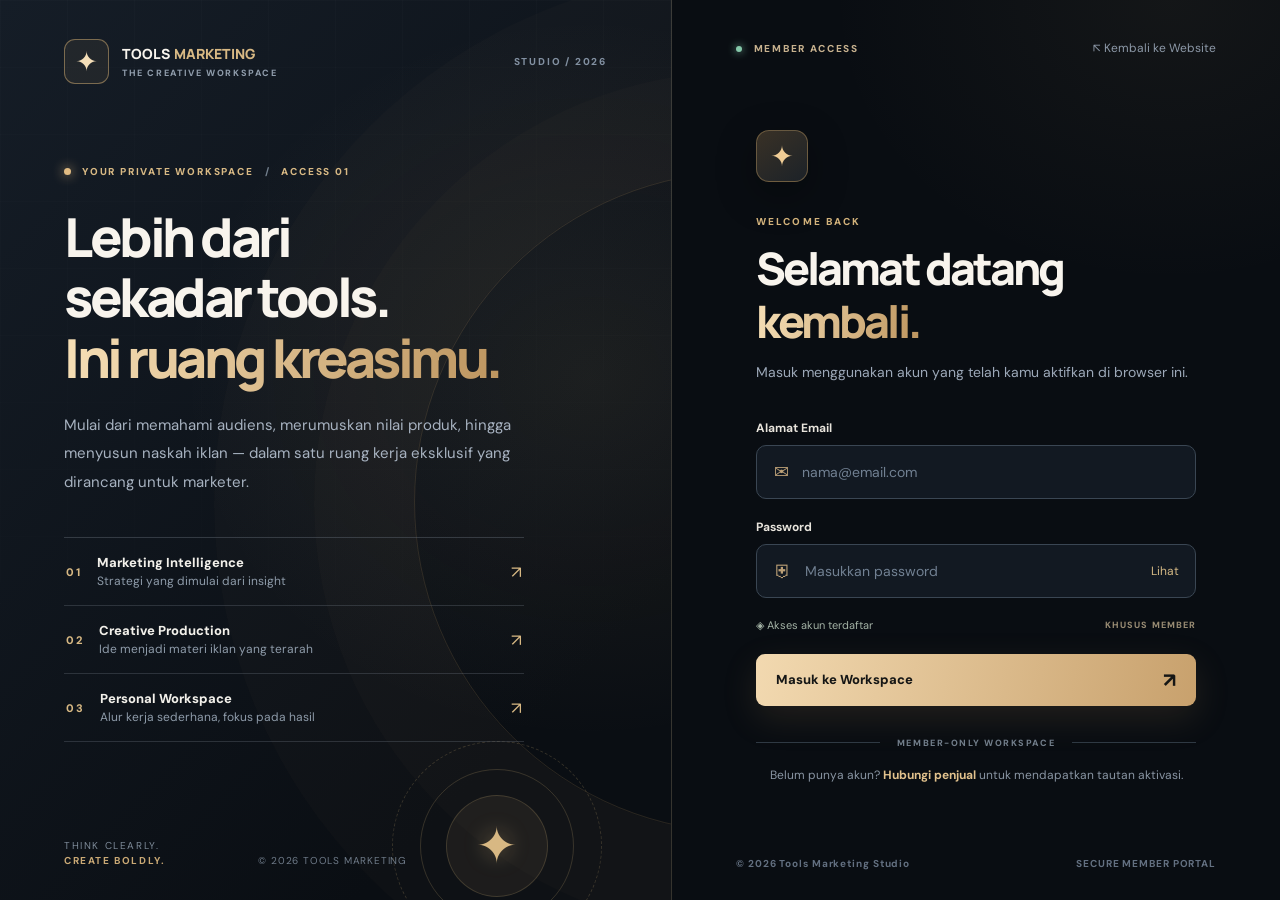
<file: index.html>
<!DOCTYPE html>
<html lang="id">
<head>
<meta charset="UTF-8">
<meta name="viewport" content="width=device-width, initial-scale=1.0">
<title>Tools Marketing Studio — Premium Creative Workspace</title>
<meta name="description" content="Tools Marketing Studio: empat tool profesional untuk riset buyer persona, value proposition, copywriting, dan narasi iklan. Generate prompt dan buka di ChatGPT atau Gemini, tanpa API key.">
<meta name="theme-color" content="#080b10">
<link rel="preconnect" href="https://fonts.googleapis.com">
<link rel="preconnect" href="https://fonts.gstatic.com" crossorigin>
<link href="https://fonts.googleapis.com/css2?family=DM+Sans:wght@400;500;600;700;800&family=Manrope:wght@400;500;600;700;800&display=swap" rel="stylesheet">
<link rel="stylesheet" href="style.css">
</head>
<body>
<header class="topbar"><div class="topbar-inner">
  <button class="logo" id="btn-home" type="button" title="Dashboard">
    <span class="logo-mark" aria-hidden="true">✦</span>
    <span class="logo-text"><strong>TOOLS<span>MARKETING</span></strong><small>THE CREATIVE WORKSPACE</small></span>
  </button>
  <div class="topbar-right"><span class="header-edition">CREATIVE STUDIO / 2026</span><span class="topbar-badge">MEMBER WORKSPACE</span><a class="header-auth-link" href="login.html">Masuk ↗</a></div>
</div></header>

<main id="view-dashboard" class="container">
  <section class="hero" aria-labelledby="hero-title">
    <div class="hero-copy">
      <p class="eyebrow"><span class="glow-dot"></span> INTELLIGENT MARKETING WORKSPACE <span class="eyebrow-sep">/</span> V.01</p>
      <h1 id="hero-title">Ide lebih tajam.<br><em>Omset Naik Milyaran.</em></h1>
      <p class="hero-lead">Kenali audiens, temukan nilai jual, dan ciptakan materi iklan yang punya arah. Seluruh proses kreatif marketing, dalam satu workspace profesional.</p>
      <div class="hero-actions"><a class="hero-cta" href="#tool-cards">Jelajahi Workspace <span aria-hidden="true">↗</span></a><span class="hero-detail">4 tools terintegrasi &nbsp;·&nbsp; Akses khusus member</span></div>
      <p id="mode-note" class="mode-note">✦ Hasil berupa prompt yang siap dibawa ke ChatGPT atau Gemini. Tanpa API key.</p>
    </div>
    <div class="hero-visual" aria-hidden="true">
      <div class="visual-head"><span>TOOLS MARKETING / OPERATING SYSTEM</span><span class="visual-live"><i></i> CREATIVE FLOW</span></div>
      <div class="visual-stage"><div class="orbit orbit-one"></div><div class="orbit orbit-two"></div><div class="orbit orbit-three"></div><div class="visual-diamond">◆</div><span class="orb-label orb-one">01 / RESEARCH</span><span class="orb-label orb-two">03 / CREATE</span></div>
      <div class="visual-foot"><div><small>YOUR PROCESS</small><strong>INSIGHT <b>→</b> IMPACT</strong></div><span>01 — 04</span></div>
    </div>
  </section>
  <section class="workspace-section" id="tools-section">
    <div class="section-head">
      <div class="section-heading">
        <p class="section-eyebrow">01 / YOUR TOOLKIT</p>
        <h2>Satu alur kerja. <span>Empat keunggulan.</span></h2>
        <p class="section-subtitle">Toolkit strategis untuk merancang iklan yang lebih terarah, relevan, dan berdampak — dari memahami audiens hingga menciptakan narasi yang menarik.</p>
      </div>
      <div class="section-metrics" aria-label="Keunggulan workspace">
        <div class="metric-item"><span class="metric-icon" aria-hidden="true">✦</span><span><strong>4 Modul</strong><small>Terintegrasi</small></span></div>
        <div class="metric-item"><span class="metric-icon" aria-hidden="true">▤</span><span><strong>1 Alur</strong><small>End-to-end</small></span></div>
        <div class="metric-item"><span class="metric-icon" aria-hidden="true">▥</span><span><strong>Fokus</strong><small>Materi Iklan</small></span></div>
      </div>
    </div>
    <div class="cards-grid" id="tool-cards"></div>
  </section>
  <section class="howto" aria-labelledby="howto-title">
    <div class="howto-intro"><p class="section-eyebrow">02 / HOW IT WORKS</p><h2 id="howto-title">Dari strategi<br><span>menjadi eksekusi.</span></h2><p>Alur sederhana, kontrol penuh di tanganmu.</p></div>
    <div class="howto-steps">
      <div class="howto-step"><span>01</span><h3>Pilih tool</h3><p>Mulai dari riset persona, analisis manfaat produk, copywriting, atau narasi konten.</p></div>
      <div class="howto-step"><span>02</span><h3>Isi brief</h3><p>Masukkan informasi produk dan target market, lalu generate prompt yang terstruktur.</p></div>
      <div class="howto-step"><span>03</span><h3>Buka di AI favoritmu</h3><p>Bawa prompt ke ChatGPT atau Gemini. Data Persona dan VPC bisa dipakai lagi di tool berikutnya.</p></div>
    </div>
  </section>
  <footer class="site-footer"><span>© 2026 Tools Marketing Studio</span><span>THINK CLEARLY. CREATE BOLDLY.</span></footer>
</main>

<main id="view-tool" class="container hidden">
  <button class="back-btn" id="btn-back" type="button">← Kembali ke Workspace</button>
  <p class="tool-kicker">YOUR WORKSPACE / CREATIVE BUILDER</p>
  <h1 id="tool-title"></h1>
  <p class="tool-desc" id="tool-desc"></p>
  <div class="tool-grid">
    <section class="panel">
      <span class="panel-kicker">01 / INPUT</span><h2>Informasi Campaign</h2>
      <p class="hist-note">✦ Klik kolom untuk melihat riwayat isian sebelumnya.</p>
      <div id="tool-form"></div>
      <button id="btn-generate" class="btn-primary" disabled>Generate</button>
      <p class="hint" id="generate-hint">Lengkapi field bertanda * untuk mengaktifkan Generate.</p>
    </section>
    <section class="panel output-panel">
      <div class="output-head">
        <div><span class="panel-kicker">02 / OUTPUT</span><h2>Prompt Siap Pakai</h2></div>
        <div class="output-actions">
          <button id="btn-chatgpt" class="btn-ghost ai-action" type="button" disabled>↗ Buka ChatGPT</button>
          <button id="btn-gemini" class="btn-ghost ai-action" type="button" disabled>↗ Buka Gemini</button>
          <button id="btn-copy" class="btn-ghost prompt-copy-action" type="button" disabled>⧉ Salin Prompt</button>
        </div>
      </div>
      <p class="output-tip"><b>ChatGPT:</b> kami mencoba mengisi prompt otomatis lewat tautan. Jika kolom chat kosong (terutama untuk prompt panjang), klik <b>Salin Prompt</b> lalu tekan <b>Ctrl+V</b>. <b>Gemini:</b> tempel prompt dengan Ctrl+V.</p>
      <div id="output-box" class="output-box"><p class="placeholder">Isi form di kiri, lalu tekan <b>Generate</b>.</p></div>
      <div id="loading-box" class="loading hidden"><div class="spinner"></div><p id="loading-text">Menyiapkan hasil…</p></div>
    </section>
  </div>
</main>

<div id="toast" class="toast hidden"></div>

<script src="local-auth.js"></script>
<script src="auth-guard.js"></script>
<script src="app.js"></script>
</body>
</html>
</file>
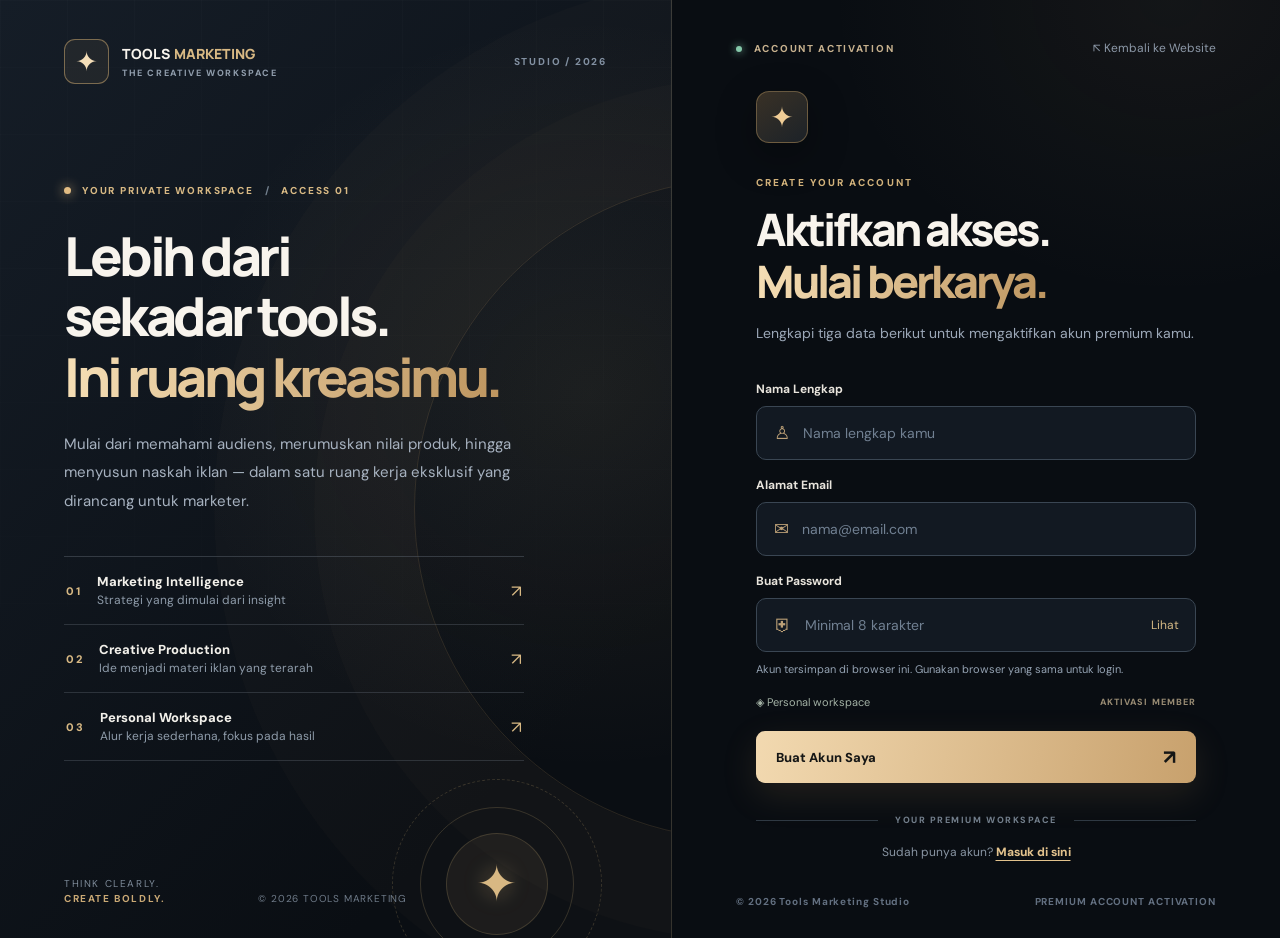
<file: konfirmasi.html>
<!DOCTYPE html>
<html lang="id">
<head>
  <meta charset="UTF-8">
  <meta name="viewport" content="width=device-width, initial-scale=1">
  <meta name="theme-color" content="#080b10">
  <meta name="description" content="Buat akun Tools Marketing Studio dengan nama, email, dan password di browser ini.">
  <title>Aktivasi Akun — Tools Marketing Studio</title>
  <link rel="preconnect" href="https://fonts.googleapis.com">
  <link rel="preconnect" href="https://fonts.gstatic.com" crossorigin>
  <link href="https://fonts.googleapis.com/css2?family=DM+Sans:wght@400;500;600;700;800&family=Manrope:wght@400;500;600;700;800&display=swap" rel="stylesheet">
  <link rel="stylesheet" href="konfirmasi.css">
</head>
<body>
<div class="login-shell">
  <section class="login-story" aria-label="Tentang Tools Marketing Studio">
    <header class="story-header">
      <a href="index.html" class="brand" aria-label="Tools Marketing Studio, beranda">
        <span class="brand-icon" aria-hidden="true">✦</span>
        <span class="brand-name"><strong>TOOLS<span>MARKETING</span></strong><small>THE CREATIVE WORKSPACE</small></span>
      </a>
      <span class="edition">STUDIO / 2026</span>
    </header>
    <div class="story-main">
      <div class="eyebrow"><span class="live-dot"></span> YOUR PRIVATE WORKSPACE <span class="slash">/</span> ACCESS 01</div>
      <h1>Lebih dari<br>sekadar tools.<br><em>Ini ruang kreasimu.</em></h1>
      <p>Mulai dari memahami audiens, merumuskan nilai produk, hingga menyusun naskah iklan — dalam satu ruang kerja eksklusif yang dirancang untuk marketer.</p>
      <div class="feature-list">
        <div><span class="feature-mark">01</span><span><strong>Marketing Intelligence</strong><small>Strategi yang dimulai dari insight</small></span><span class="feature-arrow">↗</span></div>
        <div><span class="feature-mark">02</span><span><strong>Creative Production</strong><small>Ide menjadi materi iklan yang terarah</small></span><span class="feature-arrow">↗</span></div>
        <div><span class="feature-mark">03</span><span><strong>Personal Workspace</strong><small>Alur kerja sederhana, fokus pada hasil</small></span><span class="feature-arrow">↗</span></div>
      </div>
    </div>
    <div class="story-bottom">
      <div class="insight-art" aria-hidden="true"><div class="circle c-one"></div><div class="circle c-two"></div><div class="circle c-three"></div><span>✦</span></div>
      <div class="story-footnote"><span>THINK CLEARLY.</span><strong>CREATE BOLDLY.</strong></div>
      <span class="story-copyright">© 2026 TOOLS MARKETING</span>
    </div>
  </section>

  <main class="login-area">
    <div class="login-top"><span class="member-label"><span class="member-dot"></span> ACCOUNT ACTIVATION</span><a href="index.html" class="back-home">↖ Kembali ke Website</a></div>
    <div class="login-box">
      <div class="form-emblem" aria-hidden="true">✦</div>
      <div class="auth-intro" id="login-intro"><span class="form-eyebrow">CREATE YOUR ACCOUNT</span><h2>Aktifkan akses.<br><em>Mulai berkarya.</em></h2><p class="form-description">Lengkapi tiga data berikut untuk mengaktifkan akun premium kamu.</p></div>
      <form id="register-form" novalidate>
        <div class="form-group">
          <label for="register-name">Nama Lengkap</label>
          <div class="input-shell"><span class="input-icon" aria-hidden="true">♙</span><input id="register-name" name="name" type="text" autocomplete="name" placeholder="Nama lengkap kamu" minlength="2" maxlength="80" required></div>
        </div>
        <div class="form-group">
          <label for="register-email">Alamat Email</label>
          <div class="input-shell"><span class="input-icon" aria-hidden="true">✉</span><input id="register-email" name="email" type="email" autocomplete="email" inputmode="email" placeholder="nama@email.com" maxlength="254" required></div>
        </div>
        <div class="form-group">
          <label for="register-password">Buat Password</label>
          <div class="input-shell"><span class="input-icon" aria-hidden="true">⛨</span><input id="register-password" name="password" type="password" autocomplete="new-password" placeholder="Minimal 8 karakter" minlength="8" maxlength="128" required><button type="button" id="toggle-register-password" class="reveal-btn" aria-label="Tampilkan password" aria-pressed="false">Lihat</button></div>
          <p class="register-help">Akun tersimpan di browser ini. Gunakan browser yang sama untuk login.</p>
        </div>
        <div class="form-options"><span class="secure-note">◈ Personal workspace</span><span class="private-note">AKTIVASI MEMBER</span></div>
        <button class="submit-btn" id="register-submit" type="submit"><span>Buat Akun Saya</span><span aria-hidden="true">↗</span></button>
        <div role="status" aria-live="polite" id="register-status" class="login-status" hidden></div>
      </form>
      <div class="login-divider"><span>YOUR PREMIUM WORKSPACE</span></div>
      <p class="help-text">Sudah punya akun? <a class="confirm-login-link" href="login.html">Masuk di sini</a></p>
    </div>
    <footer class="login-footer"><span>© 2026 Tools Marketing Studio</span><span>PREMIUM ACCOUNT ACTIVATION</span></footer>
  </main>
</div>
<script src="local-auth.js"></script>
<script src="konfirmasi.js"></script>
</body>
</html>
</file>
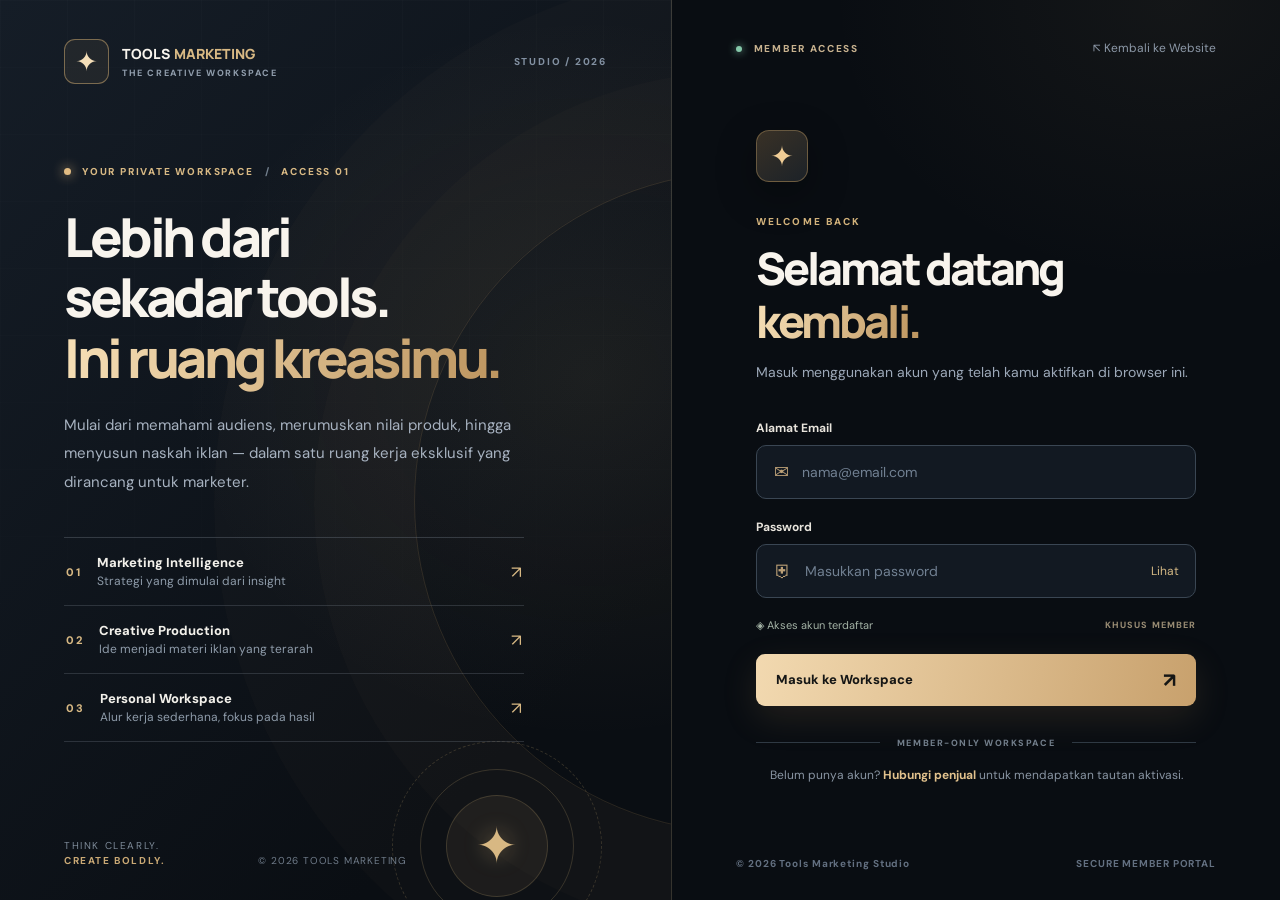
<file: login.html>
<!DOCTYPE html>
<html lang="id">
<head>
  <meta charset="UTF-8">
  <meta name="viewport" content="width=device-width, initial-scale=1">
  <meta name="theme-color" content="#080b10">
  <meta name="description" content="Masuk ke Tools Marketing Studio dengan akun yang dibuat oleh pemilik workspace.">
  <title>Login — Tools Marketing Studio</title>
  <link rel="preconnect" href="https://fonts.googleapis.com">
  <link rel="preconnect" href="https://fonts.gstatic.com" crossorigin>
  <link href="https://fonts.googleapis.com/css2?family=DM+Sans:wght@400;500;600;700;800&family=Manrope:wght@400;500;600;700;800&display=swap" rel="stylesheet">
  <link rel="stylesheet" href="login.css">
</head>
<body>
<div class="login-shell">
  <section class="login-story" aria-label="Tentang Tools Marketing Studio">
    <header class="story-header">
      <a href="index.html" class="brand" aria-label="Tools Marketing Studio, beranda">
        <span class="brand-icon" aria-hidden="true">✦</span>
        <span class="brand-name"><strong>TOOLS<span>MARKETING</span></strong><small>THE CREATIVE WORKSPACE</small></span>
      </a>
      <span class="edition">STUDIO / 2026</span>
    </header>
    <div class="story-main">
      <div class="eyebrow"><span class="live-dot"></span> YOUR PRIVATE WORKSPACE <span class="slash">/</span> ACCESS 01</div>
      <h1>Lebih dari<br>sekadar tools.<br><em>Ini ruang kreasimu.</em></h1>
      <p>Mulai dari memahami audiens, merumuskan nilai produk, hingga menyusun naskah iklan — dalam satu ruang kerja eksklusif yang dirancang untuk marketer.</p>
      <div class="feature-list">
        <div><span class="feature-mark">01</span><span><strong>Marketing Intelligence</strong><small>Strategi yang dimulai dari insight</small></span><span class="feature-arrow">↗</span></div>
        <div><span class="feature-mark">02</span><span><strong>Creative Production</strong><small>Ide menjadi materi iklan yang terarah</small></span><span class="feature-arrow">↗</span></div>
        <div><span class="feature-mark">03</span><span><strong>Personal Workspace</strong><small>Alur kerja sederhana, fokus pada hasil</small></span><span class="feature-arrow">↗</span></div>
      </div>
    </div>
    <div class="story-bottom">
      <div class="insight-art" aria-hidden="true"><div class="circle c-one"></div><div class="circle c-two"></div><div class="circle c-three"></div><span>✦</span></div>
      <div class="story-footnote"><span>THINK CLEARLY.</span><strong>CREATE BOLDLY.</strong></div>
      <span class="story-copyright">© 2026 TOOLS MARKETING</span>
    </div>
  </section>

  <main class="login-area">
    <div class="login-top"><span class="member-label"><span class="member-dot"></span> MEMBER ACCESS</span><a href="index.html" class="back-home">↖ Kembali ke Website</a></div>
    <div class="login-box">
      <div class="form-emblem" aria-hidden="true">✦</div>
      <div class="auth-intro" id="login-intro"><span class="form-eyebrow">WELCOME BACK</span><h2>Selamat datang<br><em>kembali.</em></h2><p class="form-description">Masuk menggunakan akun yang telah kamu aktifkan di browser ini.</p></div>
      <form id="login-form" novalidate>
        <div class="form-group">
          <label for="login-email">Alamat Email</label>
          <div class="input-shell"><span class="input-icon" aria-hidden="true">✉</span><input id="login-email" name="email" type="email" autocomplete="username" inputmode="email" placeholder="nama@email.com" required maxlength="254"></div>
        </div>
        <div class="form-group">
          <label for="login-password">Password</label>
          <div class="input-shell"><span class="input-icon" aria-hidden="true">⛨</span><input id="login-password" name="password" type="password" autocomplete="current-password" placeholder="Masukkan password" required minlength="8"><button type="button" id="toggle-password" class="reveal-btn" aria-label="Tampilkan password" aria-pressed="false">Lihat</button></div>
        </div>
        <div class="form-options"><span class="secure-note">◈ Akses akun terdaftar</span><span class="private-note">KHUSUS MEMBER</span></div>
        <button class="submit-btn" id="login-submit" type="submit"><span>Masuk ke Workspace</span><span aria-hidden="true">↗</span></button>
        <div role="status" aria-live="polite" id="login-status" class="login-status" hidden></div>
      </form>
      <div class="login-divider"><span>MEMBER-ONLY WORKSPACE</span></div>
      <p class="help-text">Belum punya akun? <strong>Hubungi penjual</strong> untuk mendapatkan tautan aktivasi.</p>
</div>
    <footer class="login-footer"><span>© 2026 Tools Marketing Studio</span><span>SECURE MEMBER PORTAL</span></footer>
  </main>
</div>
<script src="local-auth.js"></script>
<script src="login.js"></script>
</body>
</html>
</file>
<file: style.css>
:root{
  --bg:#150a2e; --bg2:#1d0f3d; --card:#241543; --card2:#2c1a52;
  --line:#3d2566; --text:#f2ecff; --muted:#b9a8dc;
  --acc1:#a855f7; --acc2:#ec4899; --acc3:#6366f1;
  --ok:#34d399; --err:#f87171;
}
*{box-sizing:border-box;margin:0;padding:0}
body{background:linear-gradient(180deg,var(--bg) 0%,#0e0620 100%);color:var(--text);
  font-family:system-ui,-apple-system,"Segoe UI",Roboto,sans-serif;min-height:100vh}
.hidden{display:none!important}
.container{max-width:1200px;margin:0 auto;padding:24px 18px 60px}
.topbar{display:flex;justify-content:space-between;align-items:center;gap:12px;
  padding:12px 20px;background:rgba(21,10,46,.9);border-bottom:1px solid var(--line);
  position:sticky;top:0;z-index:20;backdrop-filter:blur(6px);flex-wrap:wrap}
.logo{display:flex;align-items:center;gap:10px;background:none;border:none;color:var(--text);cursor:pointer}
.logo-mark{width:38px;height:38px;border-radius:12px;display:grid;place-items:center;font-weight:800;
  background:linear-gradient(135deg,var(--acc1),var(--acc2));color:#fff}
.logo-text{display:flex;flex-direction:column;align-items:flex-start;line-height:1.2}
.logo-text small{color:var(--muted);font-size:11px}
.topbar-right{display:flex;align-items:center;gap:10px}
.mode-toggle{display:flex;background:var(--bg2);border:1px solid var(--line);border-radius:12px;padding:3px}
.mode-btn{border:none;background:transparent;color:var(--muted);padding:8px 14px;border-radius:9px;cursor:pointer;font-weight:600}
.mode-btn.active{background:linear-gradient(135deg,var(--acc1),var(--acc2));color:#fff}
.icon-btn{background:var(--bg2);border:1px solid var(--line);color:var(--text);border-radius:10px;
  width:38px;height:38px;font-size:17px;cursor:pointer}
.icon-btn:hover{border-color:var(--acc1)}
.hero{padding:28px 0 10px}
.hero h1{font-size:clamp(22px,4vw,34px);margin-bottom:8px}
.hero p{color:var(--muted);max-width:720px;margin-bottom:6px}
.mode-note{margin-top:10px;padding:10px 14px;border:1px dashed var(--line);border-radius:10px;
  background:rgba(168,85,247,.08);color:var(--text)}
.cards-grid{display:grid;grid-template-columns:repeat(auto-fit,minmax(250px,1fr));gap:16px;margin:22px 0}
.tool-card{background:linear-gradient(180deg,var(--card),var(--card2));border:1px solid var(--line);
  border-radius:16px;padding:20px;cursor:pointer;transition:transform .12s,border-color .12s}
.tool-card:hover{transform:translateY(-3px);border-color:var(--acc1)}
.tool-card .emoji{font-size:30px}
.tool-card h3{margin:10px 0 6px}
.tool-card p{color:var(--muted);font-size:14px;min-height:42px}
.tool-card .open{color:var(--acc1);font-weight:700;margin-top:10px;display:inline-block}
.howto{background:var(--card);border:1px solid var(--line);border-radius:16px;padding:20px}
.howto h2{margin-bottom:10px}
.howto ol{margin-left:20px;color:var(--muted);display:grid;gap:8px}
.howto b{color:var(--text)}
.back-btn{background:none;border:1px solid var(--line);color:var(--muted);border-radius:10px;
  padding:8px 14px;cursor:pointer;margin-bottom:14px}
.back-btn:hover{color:var(--text);border-color:var(--acc1)}
.tool-desc{color:var(--muted);margin-bottom:16px}
.tool-grid{display:grid;grid-template-columns:minmax(300px,420px) 1fr;gap:16px;align-items:start}
.panel{background:var(--card);border:1px solid var(--line);border-radius:16px;padding:20px}
.panel h2{margin-bottom:14px;font-size:18px}
.field{margin-bottom:14px;display:flex;flex-direction:column;gap:6px}
.field>span{font-weight:600;font-size:14px}
.field>span .req{color:var(--acc2)}
.field input[type=text],.field textarea,.field select{background:var(--bg2);border:1px solid var(--line);
  color:var(--text);border-radius:10px;padding:10px 12px;font-size:14px;font-family:inherit}
.field textarea{min-height:96px;resize:vertical}
.field input:focus,.field textarea:focus,.field select:focus{outline:none;border-color:var(--acc1)}
.field .ph{color:var(--muted);font-size:12px}
.radio-row,.check-grid{display:flex;gap:10px;flex-wrap:wrap}
.check-grid{display:grid;grid-template-columns:1fr 1fr;gap:8px}
.pill{display:flex;align-items:center;gap:8px;background:var(--bg2);border:1px solid var(--line);
  border-radius:10px;padding:9px 12px;font-size:14px;cursor:pointer}
.pill input{accent-color:var(--acc1)}
.fill-btn{align-self:flex-start;background:none;border:1px dashed var(--acc1);color:var(--acc1);
  border-radius:10px;padding:7px 12px;font-size:13px;cursor:pointer;font-weight:600}
.fill-btn:hover{background:rgba(168,85,247,.12)}
/* ---------- Riwayat isian (dropdown rekomendasi) ---------- */
.hist-note{color:var(--muted);font-size:12px;margin:-8px 0 14px}
.hist-wrap{position:relative}
.hist-dd{position:absolute;top:calc(100% + 4px);left:0;right:0;z-index:40;
  background:var(--bg2);border:1px solid var(--acc1);border-radius:10px;
  box-shadow:0 12px 30px rgba(0,0,0,.55);max-height:230px;overflow-y:auto}
.hist-row{display:flex;align-items:center;gap:8px;padding:9px 12px;cursor:pointer;
  font-size:13px;line-height:1.4}
.hist-row+.hist-row{border-top:1px solid var(--line)}
.hist-row .txt{flex:1;min-width:0;white-space:nowrap;overflow:hidden;text-overflow:ellipsis;color:var(--text)}
.hist-row .del{flex:none;background:none;border:none;color:var(--muted);cursor:pointer;
  font-size:13px;padding:2px 7px;border-radius:6px}
.hist-row .del:hover{color:var(--err);background:rgba(248,113,113,.12)}
.hist-row.hl,.hist-row:hover{background:rgba(168,85,247,.18)}
.hist-foot{padding:9px 12px;font-size:12px;color:var(--muted);cursor:pointer;border-top:1px solid var(--line)}
.hist-foot:hover{color:var(--err);background:rgba(248,113,113,.08)}
.btn-primary{width:100%;border:none;border-radius:12px;padding:13px;font-size:16px;font-weight:800;color:#fff;
  background:linear-gradient(135deg,var(--acc1),var(--acc2));cursor:pointer;margin-top:6px}
.btn-primary:disabled{opacity:.4;cursor:not-allowed}
.hint{color:var(--muted);font-size:12px;margin-top:8px;text-align:center}
.output-panel{display:flex;flex-direction:column;min-height:420px}
.output-head{display:flex;justify-content:space-between;align-items:center;margin-bottom:12px;flex-wrap:wrap;gap:8px}
.output-head h2{margin:0}
.output-actions{display:flex;gap:8px}
.btn-ghost{background:var(--bg2);border:1px solid var(--line);color:var(--text);border-radius:10px;
  padding:8px 12px;font-size:13px;cursor:pointer;font-weight:600}
.btn-ghost:disabled{opacity:.4;cursor:not-allowed}
.output-box{background:var(--bg2);border:1px solid var(--line);border-radius:12px;padding:16px;
  white-space:pre-wrap;font-size:14px;line-height:1.65;flex:1;overflow-y:auto;max-height:70vh}
.output-box .placeholder{color:var(--muted)}
.loading{display:flex;flex-direction:column;align-items:center;gap:12px;padding:60px 0;color:var(--muted)}
.spinner{width:40px;height:40px;border:4px solid var(--line);border-top-color:var(--acc1);
  border-radius:50%;animation:spin 1s linear infinite}
@keyframes spin{to{transform:rotate(360deg)}}
.modal-overlay{position:fixed;inset:0;background:rgba(0,0,0,.6);display:grid;place-items:center;z-index:50;padding:16px}
.modal{background:var(--card);border:1px solid var(--line);border-radius:18px;padding:24px;
  width:min(480px,100%);display:flex;flex-direction:column;gap:12px;max-height:90vh;overflow-y:auto}
.modal-head{display:flex;justify-content:space-between;align-items:center}
.modal label{display:flex;flex-direction:column;gap:6px;font-weight:600;font-size:14px}
.modal input[type=text],.modal input[type=password],.modal select{background:var(--bg2);border:1px solid var(--line);
  color:var(--text);border-radius:10px;padding:10px 12px;font-size:14px;font-family:inherit}
.modal-note,.model-hint,.provider-note{color:var(--muted);font-size:13px;line-height:1.55}
.modal-actions{display:flex;justify-content:flex-end}
.toast{position:fixed;bottom:24px;left:50%;transform:translateX(-50%);background:#3a1f63;
  border:1px solid var(--acc1);color:var(--text);padding:12px 20px;border-radius:12px;z-index:60;
  max-width:min(520px,90vw);font-size:14px}
.toast.err{border-color:var(--err)}
.toast.ok{border-color:var(--ok)}
footer{color:var(--muted);font-size:12px;text-align:center;padding:0 18px 30px}
@media(max-width:860px){.tool-grid{grid-template-columns:1fr}}


/* Tools Marketing Studio — premium obsidian & champagne interface */
:root{color-scheme:dark;--bg:#080b10;--bg2:#10151d;--card:#111821;--card2:#17202b;--line:#2c3540;--text:#f6f4ef;--muted:#a1aab8;--acc1:#d6b681;--acc2:#b68e59;--acc3:#bdcce1;--ok:#85c9aa;--err:#f0a0a0}
html{scroll-behavior:smooth;scroll-padding-top:100px}
body{font-family:"DM Sans",system-ui,-apple-system,"Segoe UI",sans-serif;background:radial-gradient(ellipse 65% 42% at 76% -11%,#b88e5920,transparent 80%),radial-gradient(ellipse 60% 45% at 0 36%,#556b8a13,transparent 75%),#080b10;line-height:1.55;-webkit-font-smoothing:antialiased}
body:before{content:"";position:fixed;inset:0;z-index:-1;background-image:linear-gradient(#bbc2cd0d 1px,transparent 1px),linear-gradient(90deg,#bbc2cd0d 1px,transparent 1px);background-size:76px 76px;mask-image:linear-gradient(#000,transparent 78%);pointer-events:none}
button,input,select,textarea{font:inherit}
button:focus-visible,a:focus-visible,input:focus-visible,textarea:focus-visible,select:focus-visible{outline:2px solid #edcf9e!important;outline-offset:3px}
.container{max-width:1280px;padding:0 30px 55px}
.topbar{padding:0 30px;min-height:0;position:sticky;top:0;background:#080b10e8;border-bottom:1px solid #d6b68124;backdrop-filter:blur(18px);-webkit-backdrop-filter:blur(18px)}
.topbar-inner{max-width:1220px;width:100%;margin:auto;min-height:84px;display:flex;align-items:center;justify-content:space-between;gap:24px}
.logo{padding:0;gap:12px;flex-shrink:0}
.logo-mark{display:grid;place-items:center;width:44px;height:44px;color:#e9c88f;border:1px solid #b79661a3;border-radius:11px;background:#d6b68112;font-size:27px;box-shadow:0 0 25px #b7955e15}
.logo-text{gap:3px}.logo-text strong{font:800 14px Manrope,system-ui,sans-serif;letter-spacing:.02em;white-space:nowrap}.logo-text strong span{color:#d6b681;margin-left:4px}
.logo-text small{font:700 9px Manrope,system-ui,sans-serif;letter-spacing:.18em;color:#8b96a3}
.topbar-right{gap:12px}.header-edition{font-size:10px;letter-spacing:.18em;color:#8491a0;font-weight:700}.topbar-badge{font-size:10px;letter-spacing:.1em;font-weight:800;color:#d9ba84;background:#d6b68112;border:1px solid #967e554d;border-radius:7px;padding:9px 11px}
.hero{display:grid;grid-template-columns:1.14fr .86fr;gap:53px;align-items:center;padding:86px 0 82px}
.hero-copy{min-width:0}.eyebrow,.section-eyebrow,.tool-kicker{font-size:10px;letter-spacing:.2em;font-weight:800;color:#d6b681;display:flex;align-items:center;gap:9px}
.glow-dot{width:6px;height:6px;background:#e8c98f;box-shadow:0 0 14px #d6b681;border-radius:50%;flex-shrink:0}.eyebrow-sep{color:#768291;margin:0 2px}
.hero h1{font:800 clamp(42px,4.5vw,70px)/1.15 Manrope,system-ui,sans-serif;letter-spacing:-.064em;margin:25px 0 23px}
.hero h1 em{font-style:normal;background:linear-gradient(90deg,#f4dba8,#c39a60);background-clip:text;-webkit-background-clip:text;color:transparent}
.hero-lead{color:#a5afbc;font-size:16px;line-height:1.9;max-width:575px}
.hero-actions{display:flex;flex-wrap:wrap;align-items:center;gap:22px;margin:31px 0 20px}
.hero-cta{display:inline-flex;align-items:center;gap:30px;justify-content:space-between;background:linear-gradient(110deg,#f0d7ac,#cba46d);color:#171613;padding:14px 20px;border-radius:9px;text-decoration:none;font-size:13px;font-weight:800;box-shadow:0 12px 28px #c6a0691c;transition:.2s}
.hero-cta:hover{transform:translateY(-2px);box-shadow:0 16px 40px #c6a06935}.hero-cta span{font-size:19px}.hero-detail{font-size:12px;color:#8995a2}
.mode-note{font-size:12px;line-height:1.7;max-width:570px;background:#d6b6810a;border:1px solid #454033;border-left:2px solid #b7955e;color:#c9bdad;padding:12px 15px;border-radius:8px;margin-top:26px}
.hero-visual{height:425px;position:relative;overflow:hidden;border:1px solid #b5a08136;border-radius:16px;background:radial-gradient(circle at 51% 49%,#ae8a5320,transparent 52%),linear-gradient(135deg,#19212b,#0d1218);box-shadow:0 28px 85px #0005}
.hero-visual:before{content:"";position:absolute;inset:0;background-image:linear-gradient(#dfc8a30b 1px,transparent 1px),linear-gradient(90deg,#dfc8a30b 1px,transparent 1px);background-size:34px 34px;mask-image:radial-gradient(ellipse at center,#000,transparent 76%)}
.visual-head,.visual-foot{position:absolute;left:24px;right:24px;display:flex;justify-content:space-between;align-items:center;color:#8c98a4;letter-spacing:.13em;font-size:9px;font-weight:800;gap:12px}
.visual-head{top:23px}.visual-live{white-space:nowrap;color:#b8c3b5}.visual-live i{display:inline-block;width:6px;height:6px;background:#8ac2a0;border-radius:50%;margin-right:6px;box-shadow:0 0 9px #8ac2a0}
.visual-stage{position:absolute;inset:60px 20px 78px;display:grid;place-items:center}
.orbit{position:absolute;border:1px solid #d6b68135;border-radius:50%;aspect-ratio:1}
.orbit-one{width:292px;max-width:98%;border-style:dashed;animation:rotateOrb 95s linear infinite}.orbit-two{width:225px;max-width:80%;box-shadow:inset 0 0 35px #d6b6810c,0 0 35px #d6b6810b}.orbit-three{width:160px;max-width:58%;background:radial-gradient(circle,#d6b6811b,transparent 70%)}
.orbit-two:after{content:"";position:absolute;top:15%;left:14%;width:7px;height:7px;background:#e9c88f;border-radius:50%;box-shadow:0 0 20px #e9c88f}
.visual-diamond{font-size:108px;color:#d6b681;text-shadow:0 0 34px #d6b6814f;z-index:1;line-height:1}
.orb-label{position:absolute;background:#151a21;border:1px solid #534733;color:#ccac78;padding:7px 10px;border-radius:5px;font-size:9px;letter-spacing:.14em;font-weight:800}
.orb-one{top:29%;left:0}.orb-two{bottom:21%;right:0}
.visual-foot{bottom:23px;border-top:1px solid #383d43;padding-top:15px;align-items:end}
.visual-foot div{display:flex;flex-direction:column;gap:3px}.visual-foot small{font-size:9px;color:#778490}.visual-foot strong{font-size:12px;color:#f1ece5}.visual-foot b{color:#d6b681;margin:0 4px}.visual-foot>span{color:#aca28d}
@keyframes rotateOrb{to{transform:rotate(360deg)}}
.workspace-section{padding:10px 0 79px}.section-head{display:flex;justify-content:space-between;align-items:end;gap:28px;margin-bottom:27px}
.section-head h2,.howto-intro h2{font:800 clamp(27px,2.7vw,36px)/1.3 Manrope,system-ui,sans-serif;letter-spacing:-.048em;margin-top:11px}
.section-head h2 span,.howto-intro h2 span{color:#d6b681}.section-caption{color:#95a0ad;line-height:1.8;font-size:13px;max-width:350px}
.cards-grid{display:grid;grid-template-columns:repeat(2,minmax(0,1fr));gap:18px;margin:0}
.tool-card{position:relative;display:flex;flex-direction:column;justify-content:space-between;width:100%;min-height:270px;padding:25px 27px 22px;background:linear-gradient(145deg,#171e27,#0f141c);border:1px solid #343c47;border-radius:14px;text-align:left;color:#f7f4ed;cursor:pointer;overflow:hidden;transition:transform .24s,border-color .24s,box-shadow .24s}
.tool-card:before{content:"";position:absolute;right:-75px;top:-85px;width:220px;height:220px;border-radius:50%;border:1px solid #d6b68113;box-shadow:0 0 0 45px #d6b68105,0 0 0 85px #d6b68103;pointer-events:none}
.tool-card:hover{transform:translateY(-5px);border-color:#d6b68199;box-shadow:0 20px 42px #0006}
.card-top,.card-footer{display:flex;justify-content:space-between;align-items:center;position:relative}.tool-number{color:#788595;font-size:11px;font-weight:800;letter-spacing:.16em}
.card-icon{font-size:23px;display:grid;place-items:center;width:47px;height:47px;background:#302e2a;border:1px solid #64543b;border-radius:10px}
.tool-category{font-size:10px;font-weight:800;letter-spacing:.17em;color:#c4a26e;margin:22px 0 5px}
.tool-card h3{font:800 23px/1.3 Manrope,system-ui,sans-serif;letter-spacing:-.035em;margin:0 0 8px}
.tool-card p{color:#a2acb8;font-size:13px;line-height:1.8;min-height:unset;max-width:460px}
.card-footer{border-top:1px solid #333d47;margin-top:20px;padding-top:16px;color:#dfbd86;font-size:10px;font-weight:800;letter-spacing:.15em}
.card-arrow{border:1px solid #73603f;width:28px;height:28px;display:grid;place-items:center;border-radius:50%;font-size:17px;letter-spacing:0;transition:.2s}
.tool-card:hover .card-arrow{background:#d6b681;color:#151617}
.howto{display:grid;grid-template-columns:.85fr 1.5fr;gap:35px;padding:36px;border-color:#303943;background:linear-gradient(115deg,#171e27,#10151d)}
.howto-intro h2{font-size:29px;margin:12px 0}.howto-intro>p:last-child{font-size:13px;color:#98a3af;line-height:1.8}
.howto-steps{display:grid;grid-template-columns:repeat(3,minmax(0,1fr));gap:19px}
.howto-step{border-left:1px solid #3f4751;padding:0 0 0 16px}
.howto-step>span{color:#d6b681;font-size:11px;font-weight:800;letter-spacing:.15em;display:block;margin-bottom:22px}
.howto-step h3{font-size:14px;margin-bottom:9px}.howto-step p{color:#9ca8b5;font-size:12px;line-height:1.85}.howto-step b{color:#edcf9e}
.site-footer{display:flex;justify-content:space-between;align-items:center;gap:18px;font-size:10px;font-weight:700;letter-spacing:.14em;color:#737e8c;border-top:1px solid #28323e;padding-top:25px;margin-top:38px}
#view-tool{padding-top:43px}.tool-kicker{margin:1px 0 10px}
.back-btn{color:#d6b681;background:#151c25;border-color:#3c4550;border-radius:8px;margin-bottom:31px;font-size:12px;font-weight:700}.back-btn:hover{background:#202b34;border-color:#d6b681}
#tool-title{font:800 clamp(31px,4vw,46px)/1.28 Manrope,system-ui,sans-serif;letter-spacing:-.045em;margin:7px 0}
.tool-desc{color:#9ca8b5;line-height:1.8;font-size:14px;margin-bottom:28px}
.tool-grid{grid-template-columns:minmax(320px,440px) minmax(0,1fr);gap:20px}
.panel{background:linear-gradient(145deg,#161d26,#10151d);border-color:#313b46;border-radius:13px;padding:25px}
.panel-kicker{font-size:10px;letter-spacing:.19em;color:#d6b681;font-weight:800;display:inline-block;margin-bottom:8px}
.panel h2{font:800 19px Manrope,system-ui,sans-serif;letter-spacing:-.03em;margin:0 0 18px}
.hist-note{font-size:11px;color:#c0af91;background:#d6b68109;padding:9px 12px;border:1px solid #544837;border-radius:8px;margin:0 0 20px}
.field{margin-bottom:18px;gap:7px}.field>span{color:#f1eae0;font-size:12px}
.field input[type=text],.field textarea,.field select{width:100%;background:#0b1118;border-color:#384450;border-radius:8px;padding:12px;font-size:13px;color:#f5f1e9}
.field input::placeholder,.field textarea::placeholder{color:#77818e;opacity:1}.field input:focus,.field textarea:focus,.field select:focus{border-color:#d6b681}.field textarea{min-height:110px}.field .ph{color:#8a95a2;line-height:1.6}.field>span .req{color:#e2b879}
.pill{background:#101720;border-color:#3b4652;border-radius:8px;color:#d8dfe8;font-size:12px}.pill input{accent-color:#d6b681}.pill:has(input:checked){background:#d6b68112;border-color:#9c8159;color:#f1dbb6}
.fill-btn{border-color:#82704f;color:#e5c48e;border-radius:8px}.fill-btn:hover{background:#d6b68116}
.hist-dd{background:#19212a;border-color:#9c8159}.hist-row.hl,.hist-row:hover{background:#d6b68120}
.btn-primary{background:linear-gradient(110deg,#efd4a7,#c8a16a);border-radius:8px;color:#181816;font-size:13px;letter-spacing:.04em;font-weight:800}.btn-primary:disabled{opacity:.45}
.output-panel{min-height:560px}.output-head{border-bottom:1px solid #303b45;padding-bottom:14px;align-items:end}.output-head h2{margin:0}.output-actions{flex-wrap:wrap}
.btn-ghost{background:#202933;border-color:#3d4854;border-radius:8px;color:#ecedf0;font-size:12px}.btn-ghost:not(:disabled):hover{border-color:#d6b681;color:#edcf9e}
.ai-action{font-weight:800}.ai-action:first-child:not(:disabled){background:#d6b681;color:#151819;border-color:#d6b681}
.output-tip{color:#9ca7b5;background:#d6b6810b;border:1px solid #453e31;padding:10px 12px;font-size:11px;line-height:1.7;border-radius:8px;margin-bottom:12px}
.output-box{background:#0b1017;border-color:#303945;border-radius:9px;padding:21px;color:#e1e4e9;line-height:1.8;font-size:13px}.output-box .placeholder{text-align:center;padding:90px 5px;color:#8f9baa}
.toast{background:#252820;border-color:#bd9a64;box-shadow:0 14px 32px #0008}
@media(max-width:1100px){.header-edition{display:none}.hero{gap:30px}.howto{grid-template-columns:1fr}}
@media(max-width:860px){.container{padding:0 20px 47px}.topbar{padding:0 20px}.hero{grid-template-columns:1fr;padding:65px 0 52px;gap:32px}.hero h1{font-size:clamp(43px,6.2vw,60px)}.hero-visual{height:340px;width:100%;max-width:600px;margin:auto}.tool-grid{grid-template-columns:1fr}.output-panel{min-height:400px}}
@media(max-width:620px){.container{padding:0 16px 44px}.topbar{padding:0 14px}.topbar-inner{min-height:72px;gap:7px}.logo{gap:8px}.logo-mark{height:36px;width:36px;border-radius:9px;font-size:22px}.logo-text strong{font-size:10px;letter-spacing:0}.logo-text small{font-size:7px;letter-spacing:.06em}.topbar-right{gap:5px}.topbar-badge{font-size:8px;padding:7px}.hero{padding:52px 0 44px;gap:25px}.eyebrow,.section-eyebrow,.tool-kicker{letter-spacing:.13em;font-size:9px}.hero h1{font-size:clamp(36px,9vw,47px);margin:20px 0}.hero-lead{font-size:14px}.hero-actions{gap:14px;margin:26px 0 13px}.hero-cta{font-size:12px;padding:13px 16px;gap:19px}.hero-detail{font-size:11px}.mode-note{font-size:11px;margin-top:22px}.hero-visual{height:278px}.visual-head,.visual-foot{left:14px;right:14px;font-size:7px}.visual-head{top:15px}.visual-stage{inset:45px 13px 56px}.orbit-one{width:208px}.orbit-two{width:159px}.orbit-three{width:116px}.visual-diamond{font-size:78px}.orb-label{font-size:7px;padding:5px}.visual-foot{bottom:12px;padding-top:10px}.visual-foot strong{font-size:10px}.visual-foot small{font-size:8px}.workspace-section{padding:10px 0 56px}.section-head{display:block;margin-bottom:22px}.section-head h2{font-size:27px}.section-caption{font-size:12px;margin-top:9px}.cards-grid{grid-template-columns:1fr;gap:12px}.tool-card{min-height:246px;padding:21px 22px}.tool-card h3{font-size:21px}.howto{padding:24px 20px;display:block}.howto-intro h2{font-size:28px}.howto-steps{grid-template-columns:1fr;gap:21px;margin-top:26px}.howto-step>span{margin-bottom:8px}.site-footer{flex-direction:column;align-items:flex-start;gap:8px}#view-tool{padding-top:27px}.back-btn{margin-bottom:25px}#tool-title{font-size:29px}.panel{padding:20px 17px}.output-head{align-items:flex-start;gap:12px}.output-actions{width:100%}.output-box{padding:15px}}
@media(max-width:370px){.logo-text small{display:none}.topbar-badge{display:none}}
@media(prefers-reduced-motion:reduce){*,*:before,*:after{animation:none!important;transition:none!important;scroll-behavior:auto!important}}


/* =====================================================
   V2.1 — DENSE LUXURY TOOLKIT
   More purposeful information, still premium and clean
   ===================================================== */
.workspace-section{
  isolation:isolate;
  position:relative;
}
.workspace-section:before{
  content:"";pointer-events:none;position:absolute;z-index:-1;
  right:-68px;top:-95px;width:370px;height:260px;
  background:radial-gradient(ellipse at top right,rgba(201,161,96,.09),transparent 72%);
}
.workspace-section .section-head{
  display:grid;grid-template-columns:minmax(0,1.4fr) minmax(340px,.9fr);
  align-items:center;gap:35px;margin-bottom:27px;
}
.section-heading{min-width:0}
.workspace-section .section-head h2{
  font-size:clamp(27px,2.65vw,36px);line-height:1.2;
  letter-spacing:-.055em;margin:12px 0 15px;
}
.section-subtitle{
  border-left:2px solid #b99660;padding:0 0 0 18px;
  max-width:725px;color:#aeb7c4;line-height:1.75;
  font-size:13px;margin:0;
}
.section-metrics{
  border-left:1px solid #7d694450;
  padding:17px 0 17px 22px;
  display:grid;grid-template-columns:repeat(3,minmax(0,1fr));
  gap:15px;align-items:center;
}
.metric-item{display:flex;align-items:center;gap:10px;min-width:0}
.metric-item+.metric-item{border-left:1px solid #7d694450;padding-left:12px}
.metric-icon{
  display:grid;place-items:center;flex-shrink:0;
  height:37px;width:37px;border:1px solid #8e7550a6;
  border-radius:9px;color:#e2be7e;background:linear-gradient(140deg,#2b2a26,#161b21);
  box-shadow:inset 0 1px 0 #f4d6a111;font-size:19px;
}
.metric-item strong,.metric-item small{display:block;white-space:nowrap}
.metric-item strong{font-size:12px;color:#f5eee2;line-height:1.4;font-weight:800}
.metric-item small{font-size:10px;color:#9faab6;line-height:1.5}
.workspace-section .cards-grid{gap:19px}
.workspace-section .tool-card{
  min-height:337px;padding:24px 26px 21px;
  background:
    radial-gradient(ellipse 44% 65% at 94% 8%,rgba(198,154,95,.075),transparent 72%),
    linear-gradient(135deg,#1a222c 0%,#141a22 45%,#0f151d 100%);
  box-shadow:inset 0 1px 0 #ffffff06,0 12px 40px #0002;
  border:1px solid #43505b;border-radius:16px;
  transition:transform .22s,border-color .22s,box-shadow .22s;
}
.workspace-section .tool-card:before{
  content:"";position:absolute;top:-140px;right:-130px;
  width:360px;height:360px;border-radius:50%;
  border:1px solid rgba(209,174,114,.13);
  box-shadow:0 0 0 47px rgba(212,174,117,.02),
             0 0 0 88px rgba(212,174,117,.018);
  pointer-events:none;
}
.workspace-section .tool-card:after{
  content:"";pointer-events:none;position:absolute;top:132px;right:26px;
  width:66px;height:64px;opacity:.25;
  background-image:radial-gradient(circle,#dfba7c 1px,transparent 1.5px);
  background-size:11px 11px;
  mask-image:linear-gradient(to left,black,transparent);
}
.workspace-section .tool-card:hover,
.workspace-section .tool-card:focus-visible{
  transform:translateY(-4px);
  border-color:#dfba7cb5;
  box-shadow:inset 0 1px 0 #fff2,0 18px 45px #0007,0 0 28px #e5bb6b13;
}
.workspace-section .tool-card--persona{border-color:#8f754d;box-shadow:inset 0 1px 0 #f8dcae12,0 12px 46px #b9935014}
.workspace-section .card-top{align-items:flex-start}
.card-top-left{display:flex;align-items:center;gap:17px;min-height:32px}
.workspace-section .tool-number{color:#b5bfcd;font-size:11px;letter-spacing:.17em;font-weight:800}
.card-progress{display:inline-flex;align-items:center;gap:3px;height:3px}
.card-progress i{display:block;width:22px;height:2px;background:#685f50}
.card-progress i:first-child{width:26px;height:3px;background:linear-gradient(90deg,#fff2bd,#c69b59);box-shadow:0 0 10px #edc98f85}
.workspace-section .card-icon{
  height:50px;width:50px;font-size:25px;border-radius:12px;
  background:linear-gradient(145deg,#464033,#20232a);
  border:1px solid #90754b;box-shadow:inset 0 1px 0 #f1d5a22b,0 6px 15px #0005;
  z-index:1;
}
.workspace-section .card-body{position:relative;z-index:1;flex:1}
.workspace-section .tool-category{margin:4px 0 8px;font-size:10px;letter-spacing:.2em;color:#d4b479}
.workspace-section .tool-card h3{font-size:23px;line-height:1.25;margin:0 0 9px}
.workspace-section .tool-card .card-desc{
  font-size:13px;color:#b4bdc9;line-height:1.65;
  min-height:0;max-width:96%;margin:0 0 12px;
}
.card-benefit{
  display:flex;align-items:center;gap:9px;
  color:#e4c18c;font-size:12px;line-height:1.55;font-weight:600;
  margin:0 0 12px;
}
.benefit-check{
  width:21px;height:21px;flex:0 0 21px;border:1px solid #b18e59;
  color:#f3d4a0;border-radius:50%;font-size:12px;font-weight:800;
  display:grid;place-items:center;
}
.card-chips{display:flex;gap:7px;flex-wrap:wrap;margin-bottom:16px}
.card-chip{
  display:inline-flex;align-items:center;gap:7px;white-space:nowrap;
  color:#dce1e8;background:linear-gradient(165deg,#28303a,#151a21);
  border:1px solid #69593f;
  padding:5px 11px;border-radius:99px;font-size:10px;line-height:1.35;
  box-shadow:inset 0 1px 0 #ffffff0a;
}
.card-chip>span{color:#e6be7f;font-size:14px;line-height:1}
.workspace-section .card-footer{
  width:100%;display:flex;align-items:center;justify-content:space-between;gap:11px;
  border-top:1px solid #45505a;margin-top:auto;padding-top:15px;
  color:#dfbd86;font-size:10px;letter-spacing:.1em;
}
.card-meta{display:flex;align-items:center;gap:11px;flex-wrap:wrap;min-width:0}
.meta-item{display:inline-flex;align-items:center;gap:6px;white-space:nowrap;
  color:#aeb7c2;font-size:10px;letter-spacing:0;font-weight:500;line-height:1.4}
.meta-item+.meta-item{border-left:1px solid #4d5258;padding-left:11px}
.meta-symbol{color:#d9b777;font-size:13px;line-height:1}
.card-open{
  flex-shrink:0;display:inline-flex;align-items:center;gap:10px;
  white-space:nowrap;font-weight:800;color:#e5c187;letter-spacing:.12em;
}
.workspace-section .card-arrow{width:30px;height:30px;font-size:17px;background:#272621;border:1px solid #8e7650}
.workspace-section .tool-card:hover .card-arrow,
.workspace-section .tool-card:focus-visible .card-arrow{
  background:#ebc98c;border-color:#ebc98c;color:#171819;
}
@media(max-width:1180px){
  .workspace-section .section-head{grid-template-columns:1fr;gap:22px}
  .section-metrics{max-width:600px;gap:10px;padding:0 0 0 18px}
  .workspace-section .tool-card{padding:22px 20px 19px;min-height:350px}
  .workspace-section .card-footer{align-items:flex-start;flex-direction:column;gap:11px}
  .card-meta{width:100%}
  .card-open{width:100%;justify-content:space-between}
}
@media(max-width:860px){
  .workspace-section .cards-grid{grid-template-columns:1fr;gap:16px}
  .workspace-section .tool-card{min-height:0;padding:24px}
  .workspace-section .card-footer{flex-direction:row;align-items:center}
  .card-open{width:auto}
}
@media(max-width:620px){
  .workspace-section .section-head{gap:18px;margin-bottom:24px}
  .workspace-section .section-head h2{font-size:27px}
  .section-subtitle{font-size:12px;padding-left:12px}
  .section-metrics{width:100%;padding:0;border:0;gap:5px}
  .metric-item{gap:7px}
  .metric-item+.metric-item{padding-left:8px}
  .metric-icon{width:29px;height:29px;font-size:15px;border-radius:7px}
  .metric-item strong{font-size:10px}
  .metric-item small{font-size:9px}
  .workspace-section .cards-grid{gap:13px}
  .workspace-section .tool-card{padding:21px 19px 19px;border-radius:13px;min-height:0}
  .workspace-section .card-icon{width:45px;height:45px}
  .workspace-section .tool-category{margin:5px 0 7px;font-size:9px}
  .workspace-section .tool-card h3{font-size:21px}
  .workspace-section .tool-card .card-desc{max-width:100%;font-size:12px;line-height:1.65}
  .card-benefit{font-size:12px;align-items:flex-start}
  .card-chips{gap:6px;margin-bottom:15px}
  .card-chip{font-size:10px;padding:6px 9px}
  .workspace-section .card-footer{flex-direction:column;align-items:stretch;gap:13px}
  .card-meta{gap:7px}
  .meta-item{font-size:10px}
  .meta-item+.meta-item{padding-left:8px}
  .card-open{width:100%;justify-content:space-between}
}
@media(max-width:370px){
  .section-metrics{grid-template-columns:1fr 1fr;gap:10px}
  .metric-item:nth-child(3){grid-column:span 2;border:0;padding-left:0}
  .card-chip{font-size:9px}
  .meta-item+.meta-item{border-left:0;padding-left:0}
}
@media(prefers-reduced-motion:reduce){
  .workspace-section .tool-card{transition:none}
}


/* Member login integration (visible only when server authentication is enabled). */
html.auth-pending main{visibility:hidden}
html.auth-pending body:after{
  content:"✦  MEMVERIFIKASI AKSES MEMBER...";
  position:fixed;z-index:999;inset:0;
  display:grid;place-items:center;
  color:#dec08a;letter-spacing:.17em;font-size:12px;font-weight:800;
  background:radial-gradient(ellipse at center,#d7b98511,transparent 55%),#080b10;
}
.member-nav{display:flex;align-items:center;gap:10px;padding:3px 0 3px 14px;border-left:1px solid #5f503b}
.member-avatar{
  height:33px;width:33px;flex-shrink:0;display:grid;place-items:center;
  border-radius:9px;border:1px solid #d6b6817a;background:#d6b68118;
  color:#eac996;font-weight:800;font-size:13px;
}
.member-nav-name{font-size:12px;font-weight:700;color:#e9e6df;max-width:145px;overflow:hidden;text-overflow:ellipsis;white-space:nowrap}
.member-logout{background:#1a222b;border:1px solid #544a39;color:#e3c28c;border-radius:7px;padding:8px 11px;cursor:pointer;font-size:11px;font-weight:800}
.member-logout:hover{background:#2b2b27;border-color:#b99c6c}
.member-welcome{color:#d8bd8b;font-size:10px;letter-spacing:.2em;font-weight:800;margin-bottom:14px}
@media(max-width:620px){
  .member-nav{gap:5px;padding-left:6px}
  .member-avatar{height:30px;width:30px}
  .member-nav-name{display:none}
  .member-logout{font-size:10px;padding:7px 8px}
  .topbar-badge{display:none}
}

/* Header link to premium member registration */
.header-auth-link{display:inline-flex;align-items:center;justify-content:center;color:#e6c68d;border:1px solid #9a7b4d;background:#d6b68112;padding:10px 14px;border-radius:8px;font-size:11px;font-weight:800;text-decoration:none;white-space:nowrap;transition:background .2s}
.header-auth-link:hover{background:#d6b68125;color:#ffe3b1}
@media(max-width:620px){.header-auth-link{font-size:10px;padding:8px 9px}}
@media(max-width:370px){.header-auth-link{padding:7px 7px;font-size:9px}}

/* Owner-only nav is inserted after the server verifies the owner's session. */
.member-manage-link{display:inline-flex;align-items:center;justify-content:center;padding:10px 13px;border-radius:8px;background:linear-gradient(100deg,#eed3a3,#c7a06b);color:#171818;text-decoration:none;white-space:nowrap;font-size:11px;font-weight:800}
.member-manage-link:hover{filter:brightness(1.07)}
@media(max-width:620px){.member-manage-link{font-size:10px;padding:8px}}

/* Explicit copy fallback when third-party chat URL prefill is unavailable. */
.prompt-copy-action{border-color:#907953;color:#e9c998;background:#bc965512}
.prompt-copy-action:not(:disabled):hover{color:#15191d;background:#e6c48a;border-color:#e6c48a}
.output-tip b{color:#e6c58b;font-weight:800}
@media(max-width:620px){.prompt-copy-action{width:100%;justify-content:center}}
</file>
<file: konfirmasi.css>
@import url("login.css");
.register-help{font-size:11px;color:#94a2b2;line-height:1.6;margin-top:9px}
.confirm-login-link{color:#e2c28d;font-weight:800;text-decoration:underline;text-underline-offset:4px}
#register-form .form-group{margin-bottom:17px}
.login-box{padding-top:35px;padding-bottom:35px}
@media(max-width:480px){.login-box{padding-top:29px;padding-bottom:25px}}
</file>
<file: login.css>
:root{color-scheme:dark;--bg:#080b10;--gold:#d8b984;--gold-light:#f4deb8;--cream:#f8f4ed;--muted:#9faab7;--line:#37414b}
*{box-sizing:border-box;margin:0;padding:0}
body{font-family:"DM Sans",system-ui,sans-serif;background:var(--bg);color:var(--cream);min-height:100vh;-webkit-font-smoothing:antialiased}
a{color:inherit;text-decoration:none}button,input{font:inherit}
button:focus-visible,a:focus-visible,input:focus-visible{outline:2px solid #f4d9a9;outline-offset:3px}
.login-shell{display:grid;grid-template-columns:minmax(0,1.05fr) minmax(420px,.95fr);min-height:100vh}
.login-story{min-height:100vh;padding:39px clamp(35px,5vw,85px) 33px;display:flex;flex-direction:column;position:relative;isolation:isolate;overflow:hidden;border-right:1px solid #d8b98433;background:radial-gradient(ellipse at 88% 42%,#d8b98414,transparent 49%),linear-gradient(135deg,#151d27,#0a0e13 80%)}
.login-story:before{content:"";position:absolute;inset:0;z-index:-2;opacity:.45;background-image:linear-gradient(#ffffff08 1px,transparent 1px),linear-gradient(90deg,#ffffff08 1px,transparent 1px);background-size:67px 67px;mask-image:linear-gradient(to bottom,black,transparent 94%)}
.login-story:after{content:"";position:absolute;width:660px;height:660px;right:-405px;top:19%;border:1px solid #d5a96b27;border-radius:50%;box-shadow:0 0 0 100px #d5a96b04,0 0 0 200px #d5a96b04;z-index:-1;pointer-events:none}
.story-header,.brand{display:flex;align-items:center}.story-header{justify-content:space-between;gap:15px}.brand{gap:13px}.brand-icon{height:45px;width:45px;display:grid;place-items:center;border:1px solid #b89a6899;color:var(--gold-light);background:#d8b98412;border-radius:11px;font-size:27px}
.brand-name{display:flex;flex-direction:column;gap:4px}.brand-name strong{font:800 14px Manrope,sans-serif;white-space:nowrap}.brand-name strong span{color:var(--gold);margin-left:4px}.brand-name small{font-size:9px;letter-spacing:.18em;color:#8f9cab;font-weight:800}.edition{font-size:10px;letter-spacing:.18em;color:#8290a1;font-weight:800}
.story-main{max-width:585px;position:relative;z-index:2;margin:auto 0;padding:74px 0 48px}
.eyebrow{display:flex;align-items:center;gap:11px;font-size:10px;letter-spacing:.18em;font-weight:800;color:var(--gold)}.slash{color:#73808e}.live-dot{height:7px;width:7px;border-radius:50%;background:#e2bc83;box-shadow:0 0 12px #e2bc83}
.story-main h1{font:800 clamp(42px,4.2vw,72px)/1.13 Manrope,sans-serif;letter-spacing:-.065em;margin:29px 0 22px}.story-main h1 em,.login-box h2 em{font-style:normal;background:linear-gradient(95deg,#f6dfb6,#bd955f);-webkit-background-clip:text;background-clip:text;color:transparent}
.story-main>p{color:#a7b2c0;line-height:1.9;font-size:15px;max-width:495px}
.feature-list{display:flex;flex-direction:column;margin-top:41px;max-width:460px;border-top:1px solid #59606a80}
.feature-list>div{display:flex;align-items:center;gap:15px;padding:16px 2px;border-bottom:1px solid #59606a67}
.feature-mark{font-size:11px;letter-spacing:.16em;color:var(--gold);font-weight:800}
.feature-list>div>span:nth-child(2){display:flex;flex-direction:column;gap:2px;flex:1}
.feature-list strong{font-size:13px;color:#f2f0ea;font-weight:800}.feature-list small{font-size:12px;color:#8e9ba9}
.feature-arrow{color:#d8b984;font-size:17px}
.story-bottom{display:flex;align-items:end;gap:13px;position:relative;min-height:70px}
.insight-art{position:absolute;bottom:-84px;right:1%;height:210px;width:210px;display:grid;place-items:center;pointer-events:none}
.insight-art .circle{position:absolute;border:1px solid #b59a683d;border-radius:50%}.c-one{width:210px;height:210px;border-style:dashed!important}.c-two{width:154px;height:154px}.c-three{width:102px;height:102px;background:#d8b98412}.insight-art>span{color:#d8b984;font-size:50px;text-shadow:0 0 22px #d8b98469}
.story-footnote{display:flex;flex-direction:column;gap:2px;letter-spacing:.16em;font-size:10px;color:#7d8a98}.story-footnote strong{color:#caa975}
.story-copyright{font-size:10px;color:#6f7b89;letter-spacing:.08em;margin-left:auto;margin-right:200px;white-space:nowrap}
.login-area{min-height:100vh;padding:40px clamp(25px,5vw,90px) 30px;display:flex;flex-direction:column;position:relative;background:radial-gradient(ellipse 80% 45% at 82% 0%,#b49b6c10,transparent 70%),#090d12}
.login-top{display:flex;align-items:center;justify-content:space-between;gap:15px}.member-label{font-size:10px;letter-spacing:.17em;color:#c7b18e;font-weight:800;white-space:nowrap}.member-dot{display:inline-block;width:6px;height:6px;border-radius:50%;background:#85c9aa;margin-right:8px;box-shadow:0 0 9px #85c9aa}.back-home{font-size:12px;color:#8c98a7;transition:color .2s}.back-home:hover{color:#e1c390}
.login-box{width:min(440px,100%);margin:auto;position:relative;padding:55px 0}
.form-emblem{display:grid;place-items:center;width:52px;height:52px;border-radius:13px;border:1px solid #9d805390;background:linear-gradient(145deg,#393126,#1c2228);font-size:28px;color:#f0cd96;margin-bottom:27px;box-shadow:0 12px 40px #0005}
.form-eyebrow{font-size:10px;color:#d2b27b;letter-spacing:.21em;font-weight:800}
.login-box h2{font:800 clamp(37px,3.5vw,52px)/1.17 Manrope,sans-serif;letter-spacing:-.065em;margin:12px 0 14px}.form-description{color:#9ca8b8;line-height:1.7;font-size:14px;margin-bottom:35px}
.form-group{margin-bottom:20px}.form-group label{display:block;margin-bottom:9px;font-size:12px;color:#e8e4dc;font-weight:700}
.input-shell{display:flex;align-items:center;min-height:54px;border:1px solid #3a4653;background:#121922;border-radius:10px;transition:border-color .2s,box-shadow .2s;overflow:hidden}
.input-shell:focus-within{border-color:#d3b37d;box-shadow:0 0 0 3px #d3b37d17}.input-icon{font-size:18px;padding-left:17px;color:#bca077}
.input-shell input{padding:15px 13px;border:0;outline:0!important;background:transparent;color:#f6f4f0;width:100%;font-size:14px;min-width:0}.input-shell input::placeholder{color:#718092}.reveal-btn{flex-shrink:0;border:0;background:transparent;color:#d5b985;font-size:12px;cursor:pointer;padding:15px 16px}
.form-options{display:flex;align-items:center;justify-content:space-between;gap:12px;margin:5px 0 22px;color:#82919f;font-size:11px}.secure-note{color:#a3b2a5}.private-note{letter-spacing:.12em;font-size:9px;font-weight:800;color:#988b73}
.submit-btn{width:100%;display:flex;justify-content:space-between;align-items:center;border:0;border-radius:9px;cursor:pointer;background:linear-gradient(100deg,#f2d9b0,#c8a16d);color:#151615;padding:16px 20px;font-size:13px;font-weight:800;transition:transform .15s,filter .15s;box-shadow:0 12px 35px #b38a5227}
.submit-btn:hover:not(:disabled){transform:translateY(-2px);filter:brightness(1.05)}.submit-btn:disabled{opacity:.55;cursor:not-allowed}.submit-btn span:last-child{font-size:20px;line-height:1}
.login-status{font-size:12px;line-height:1.6;color:#f3b0a5;padding:12px;border:1px solid #9b4e4e55;border-radius:8px;background:#6a282825;margin-top:16px}.login-status.ok{color:#a9e2bd;border-color:#4f8b6455;background:#2a5c3526}
.login-divider{display:flex;align-items:center;gap:17px;margin:31px 0 18px;color:#727e8b;font-size:9px;letter-spacing:.17em;font-weight:800}.login-divider:before,.login-divider:after{content:"";height:1px;flex:1;background:#2f3943}
.help-text{text-align:center;color:#8995a3;font-size:12px}.help-text strong{color:#e2c28d}
.configuration-note{font-size:12px;line-height:1.7;color:#e8c48f;background:#a77a4020;border:1px solid #a77a4055;padding:13px;border-radius:9px;margin-top:16px}
.login-footer{display:flex;justify-content:space-between;gap:15px;color:#637081;font-size:10px;letter-spacing:.09em;font-weight:700}
@media(max-width:1120px){.login-story{padding:32px 35px}.login-area{padding:32px}.edition{display:none}.story-main h1{font-size:clamp(40px,4vw,55px)}}
@media(max-width:850px){.login-shell{grid-template-columns:1fr}.login-story{min-height:unset;border-right:0;border-bottom:1px solid #d8b98425;padding:25px 25px 32px}.story-main{padding:36px 0 12px}.story-main h1{font-size:clamp(33px,6vw,48px);margin:20px 0}.story-main>p{font-size:13px;max-width:620px}.feature-list,.story-bottom{display:none}.login-area{min-height:unset;padding:25px 25px 35px}.login-box{padding:42px 0}.login-footer{margin-top:16px}}
@media(max-width:480px){.login-story{padding:22px 18px 27px}.brand-icon{width:38px;height:38px;font-size:23px}.brand-name strong{font-size:11px}.brand-name small{font-size:7px}.story-main{padding:31px 0 0}.eyebrow{font-size:9px;letter-spacing:.1em}.story-main h1{font-size:35px}.story-main>p{font-size:12px}.login-area{padding:22px 18px 26px}.login-top{gap:10px}.back-home{font-size:11px}.login-box{padding:39px 0 23px}.login-box h2{font-size:40px}.form-description{font-size:13px}.login-footer{font-size:9px;flex-direction:column;gap:6px}}
@media(prefers-reduced-motion:reduce){*,*:before,*:after{transition:none!important;animation:none!important}}


/* Registration / login segmented premium tabs */
[hidden]{display:none!important}
.auth-tabs{display:grid;grid-template-columns:1fr 1fr;gap:4px;margin:0 0 35px;padding:5px;background:#141a22;border:1px solid #3c4149;border-radius:11px;box-shadow:inset 0 1px 4px #0003}
.auth-tab{padding:12px 14px;border:0;background:transparent;color:#a5acb7;font-size:12px;font-weight:800;border-radius:8px;cursor:pointer;transition:background .2s,color .2s}
.auth-tab.active{background:linear-gradient(120deg,#e9cb97,#c09c65);color:#181713;box-shadow:0 4px 15px #0006}
.auth-tab:hover:not(.active){color:#f4e2c1;background:#252b33}
.auth-intro{animation:authFade .22s ease-out}
@keyframes authFade{from{opacity:.55;transform:translateY(4px)}to{opacity:1;transform:translateY(0)}}
#register-form{animation:authFade .22s ease-out}
#register-form .form-group{margin-bottom:16px}
.field-help{font-size:11px;line-height:1.6;color:#95a4b3;margin-top:8px}
.switch-link{border:0;background:none;padding:0;color:#e9ca95;font-weight:800;font-size:inherit;cursor:pointer;text-decoration:underline;text-underline-offset:4px}
.switch-link:hover{color:#ffe0a4}
.login-box{max-width:440px}
@media(max-width:850px){.auth-tabs{margin-bottom:26px}}
@media(prefers-reduced-motion:reduce){.auth-intro,#register-form{animation:none}}
</file>
